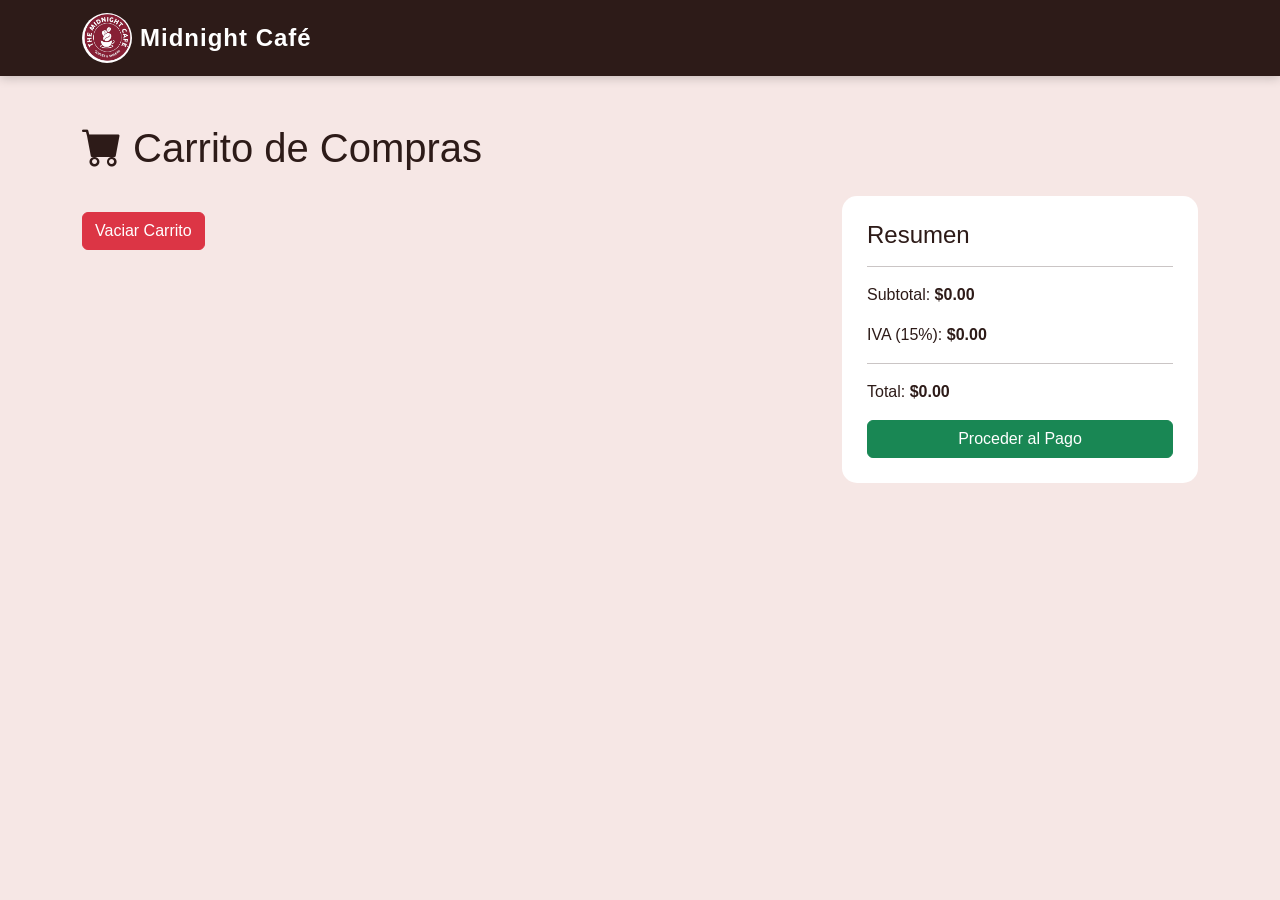
<file: carrito.html>
<!DOCTYPE html>
<html lang="es">

<head>

<meta charset="UTF-8">
<meta name="viewport" content="width=device-width, initial-scale=1.0">

<title>Carrito | Midnight Café</title>

<link rel="icon" href="Imagenes/logo.jpg">

<link href="https://cdn.jsdelivr.net/npm/bootstrap@5.3.3/dist/css/bootstrap.min.css" rel="stylesheet">

<link rel="stylesheet" href="estilos.css">

<link rel="stylesheet"
href="https://cdn.jsdelivr.net/npm/bootstrap-icons@1.11.3/font/bootstrap-icons.min.css">

</head>

<body>

<nav class="navbar navbar-expand-lg navbar-dark custom-navbar">

<div class="container">


    <a class="navbar-brand d-flex align-items-center" href="index.html">

    <img
    src="Imagenes/logo.jpg"
    alt="Logo Midnight Café"
    class="logo-navbar">

    <span class="ms-2">
        Midnight Café
    </span>

    </a>

</div>

</nav>

<div class="container py-5">

<h1 class="mb-4">

<i class="bi bi-cart-fill"></i>

Carrito de Compras

</h1>

<div class="row">

<div class="col-lg-8">

<div id="listaCarrito">

</div>

<button
class="btn btn-danger mt-3"
onclick="vaciarCarrito()">

Vaciar Carrito

</button>

</div>

<div class="col-lg-4">

<div class="cart-total">

<h4>Resumen</h4>

<hr>

<p>

Subtotal:
<strong id="subtotal">
$0.00
</strong>

</p>

<p>

IVA (15%):
<strong id="iva">
$0.00
</strong>

</p>

<hr>

<p>

Total:
<strong id="total">
$0.00
</strong>

</p>

<a
href="pagos.html"
class="btn btn-success w-100">

Proceder al Pago

</a>

</div>

</div>

</div>

</div>

<script src="app.js"></script>

<script src="https://cdn.jsdelivr.net/npm/bootstrap@5.3.3/dist/js/bootstrap.bundle.min.js"></script>

</body>
</html>
</file>
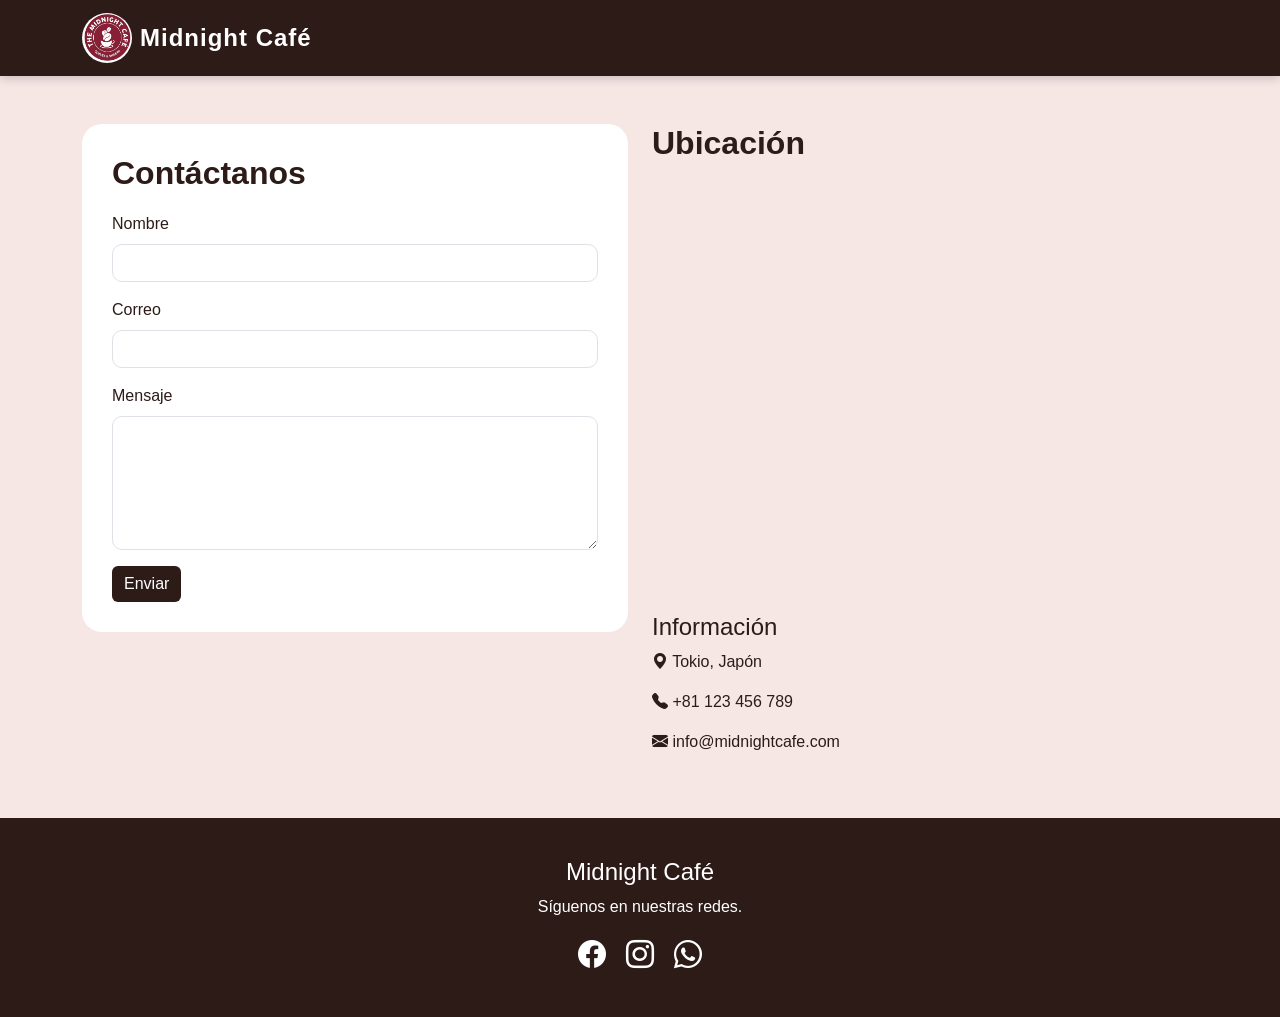
<file: contacto.html>
<!DOCTYPE html>
<html lang="es">

<head>

<meta charset="UTF-8">
<meta name="viewport" content="width=device-width, initial-scale=1.0">

<title>Contacto | Midnight Café</title>

<link rel="icon" href="Imagenes/logo.jpg">

<link href="https://cdn.jsdelivr.net/npm/bootstrap@5.3.3/dist/css/bootstrap.min.css" rel="stylesheet">

<link rel="stylesheet" href="estilos.css">

<link rel="stylesheet"
href="https://cdn.jsdelivr.net/npm/bootstrap-icons@1.11.3/font/bootstrap-icons.min.css">

</head>

<body>

<nav class="navbar navbar-expand-lg navbar-dark custom-navbar">

<div class="container">


    <a class="navbar-brand d-flex align-items-center" href="index.html">

    <img
    src="Imagenes/logo.jpg"
    alt="Logo Midnight Café"
    class="logo-navbar">

    <span class="ms-2">
        Midnight Café
    </span>

    </a>

</div>

</nav>

<div class="container py-5">

<div class="row">

<div class="col-lg-6">

<div class="contact-card">

<h2>Contáctanos</h2>

<form onsubmit="return enviarContacto()">

<div class="mb-3">

<label class="form-label">

Nombre

</label>

<input
type="text"
id="nombreContacto"
class="form-control"
required>

</div>

<div class="mb-3">

<label class="form-label">

Correo

</label>

<input
type="email"
id="correoContacto"
class="form-control"
required>

</div>

<div class="mb-3">

<label class="form-label">

Mensaje

</label>

<textarea
id="mensajeContacto"
class="form-control"
rows="5"
required>
</textarea>

</div>

<button
type="submit"
class="btn btn-dark">

Enviar

</button>

</form>

</div>

</div>

<div class="col-lg-6">

<h2>Ubicación</h2>

<iframe
src="https://maps.google.com/maps?q=Tokyo&t=&z=13&ie=UTF8&iwloc=&output=embed"
width="100%"
height="400">

</iframe>

<div class="mt-4">

<h4>Información</h4>

<p>

<i class="bi bi-geo-alt-fill"></i>

Tokio, Japón

</p>

<p>

<i class="bi bi-telephone-fill"></i>

+81 123 456 789

</p>

<p>

<i class="bi bi-envelope-fill"></i>

info@midnightcafe.com

</p>

</div>

</div>

</div>

</div>

<footer class="footer">

<div class="container text-center">

<h4>Midnight Café</h4>

<p>

Síguenos en nuestras redes.

</p>

<div>

<i class="bi bi-facebook fs-3"></i>

<i class="bi bi-instagram fs-3 mx-3"></i>

<i class="bi bi-whatsapp fs-3"></i>

</div>

</div>

</footer>

<script src="app.js"></script>

<script src="https://cdn.jsdelivr.net/npm/bootstrap@5.3.3/dist/js/bootstrap.bundle.min.js"></script>

</body>
</html>
</file>
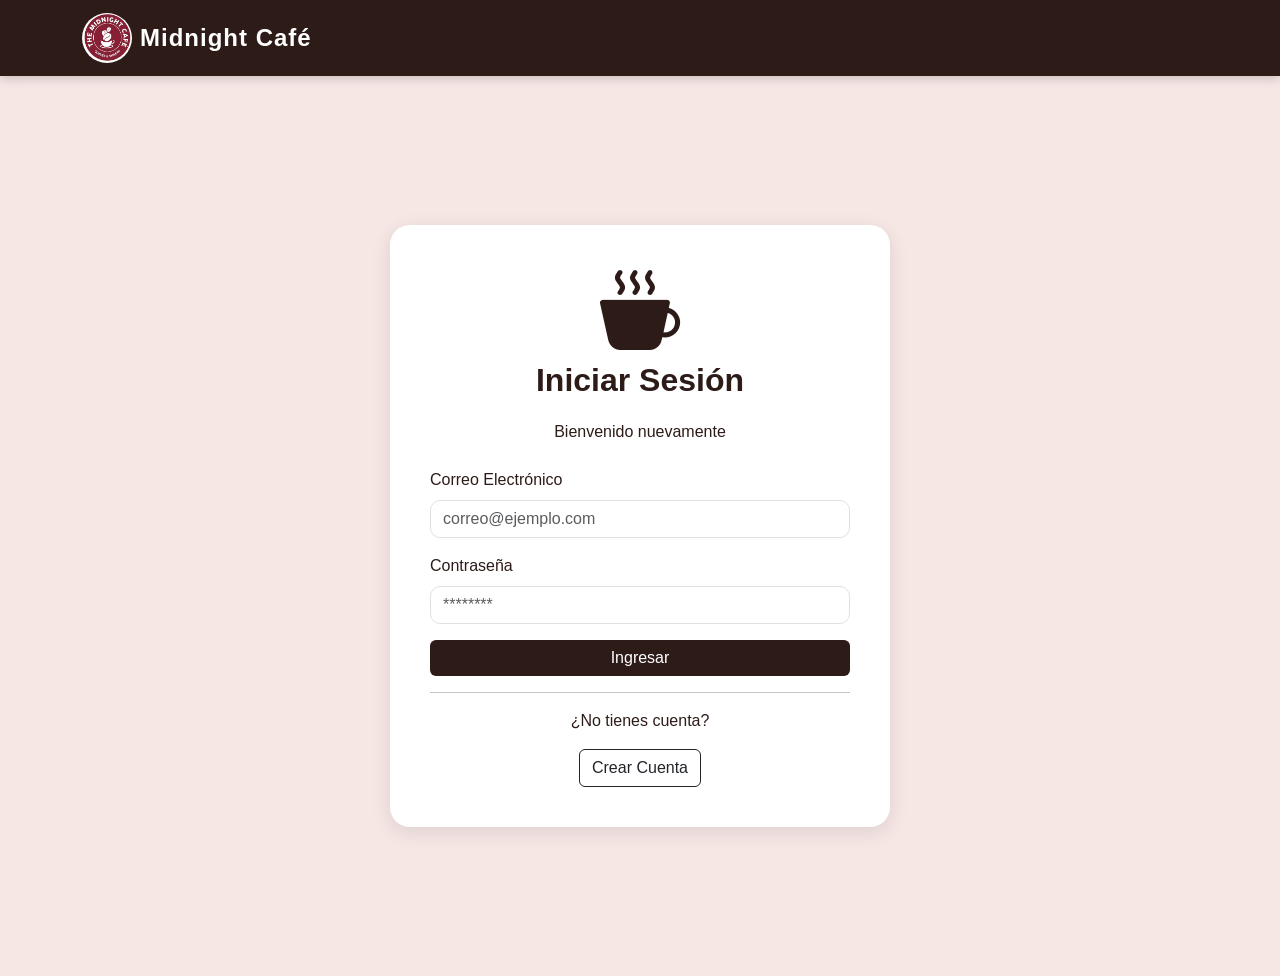
<file: login.html>
<!DOCTYPE html>
<html lang="es">

<head>

<meta charset="UTF-8">
<meta name="viewport" content="width=device-width, initial-scale=1.0">

<title>Iniciar Sesión | Midnight Café</title>

<link rel="icon" href="Imagenes/logo.jpg">

<link href="https://cdn.jsdelivr.net/npm/bootstrap@5.3.3/dist/css/bootstrap.min.css" rel="stylesheet">

<link rel="stylesheet" href="estilos.css">

<link rel="stylesheet"
href="https://cdn.jsdelivr.net/npm/bootstrap-icons@1.11.3/font/bootstrap-icons.min.css">

</head>

<body>

<nav class="navbar navbar-expand-lg navbar-dark custom-navbar">

<div class="container">


    <a class="navbar-brand d-flex align-items-center" href="index.html">

    <img
    src="Imagenes/logo.jpg"
    alt="Logo Midnight Café"
    class="logo-navbar">

    <span class="ms-2">
        Midnight Café
    </span>

    </a>

</div>

</nav>

<div class="container login-container">

<div class="login-card">

<div class="text-center mb-4">

<i class="bi bi-cup-hot-fill display-1"></i>

<h2>Iniciar Sesión</h2>

<p>
Bienvenido nuevamente
</p>

</div>

<form onsubmit="return validarLogin()">

<div class="mb-3">

<label class="form-label">
Correo Electrónico
</label>

<input
type="email"
id="correo"
class="form-control"
placeholder="correo@ejemplo.com"
required>

</div>

<div class="mb-3">

<label class="form-label">
Contraseña
</label>

<input
type="password"
id="password"
class="form-control"
placeholder="********"
required>

</div>

<div class="d-grid">

<button
type="submit"
class="btn btn-dark">

Ingresar

</button>

</div>

</form>

<hr>

<div class="text-center">

<p>

¿No tienes cuenta?

</p>

<a
href="registro.html"
class="btn btn-outline-dark">

Crear Cuenta

</a>

</div>

</div>

</div>

<script src="app.js"></script>

<script src="https://cdn.jsdelivr.net/npm/bootstrap@5.3.3/dist/js/bootstrap.bundle.min.js"></script>

</body>
</html>
</file>
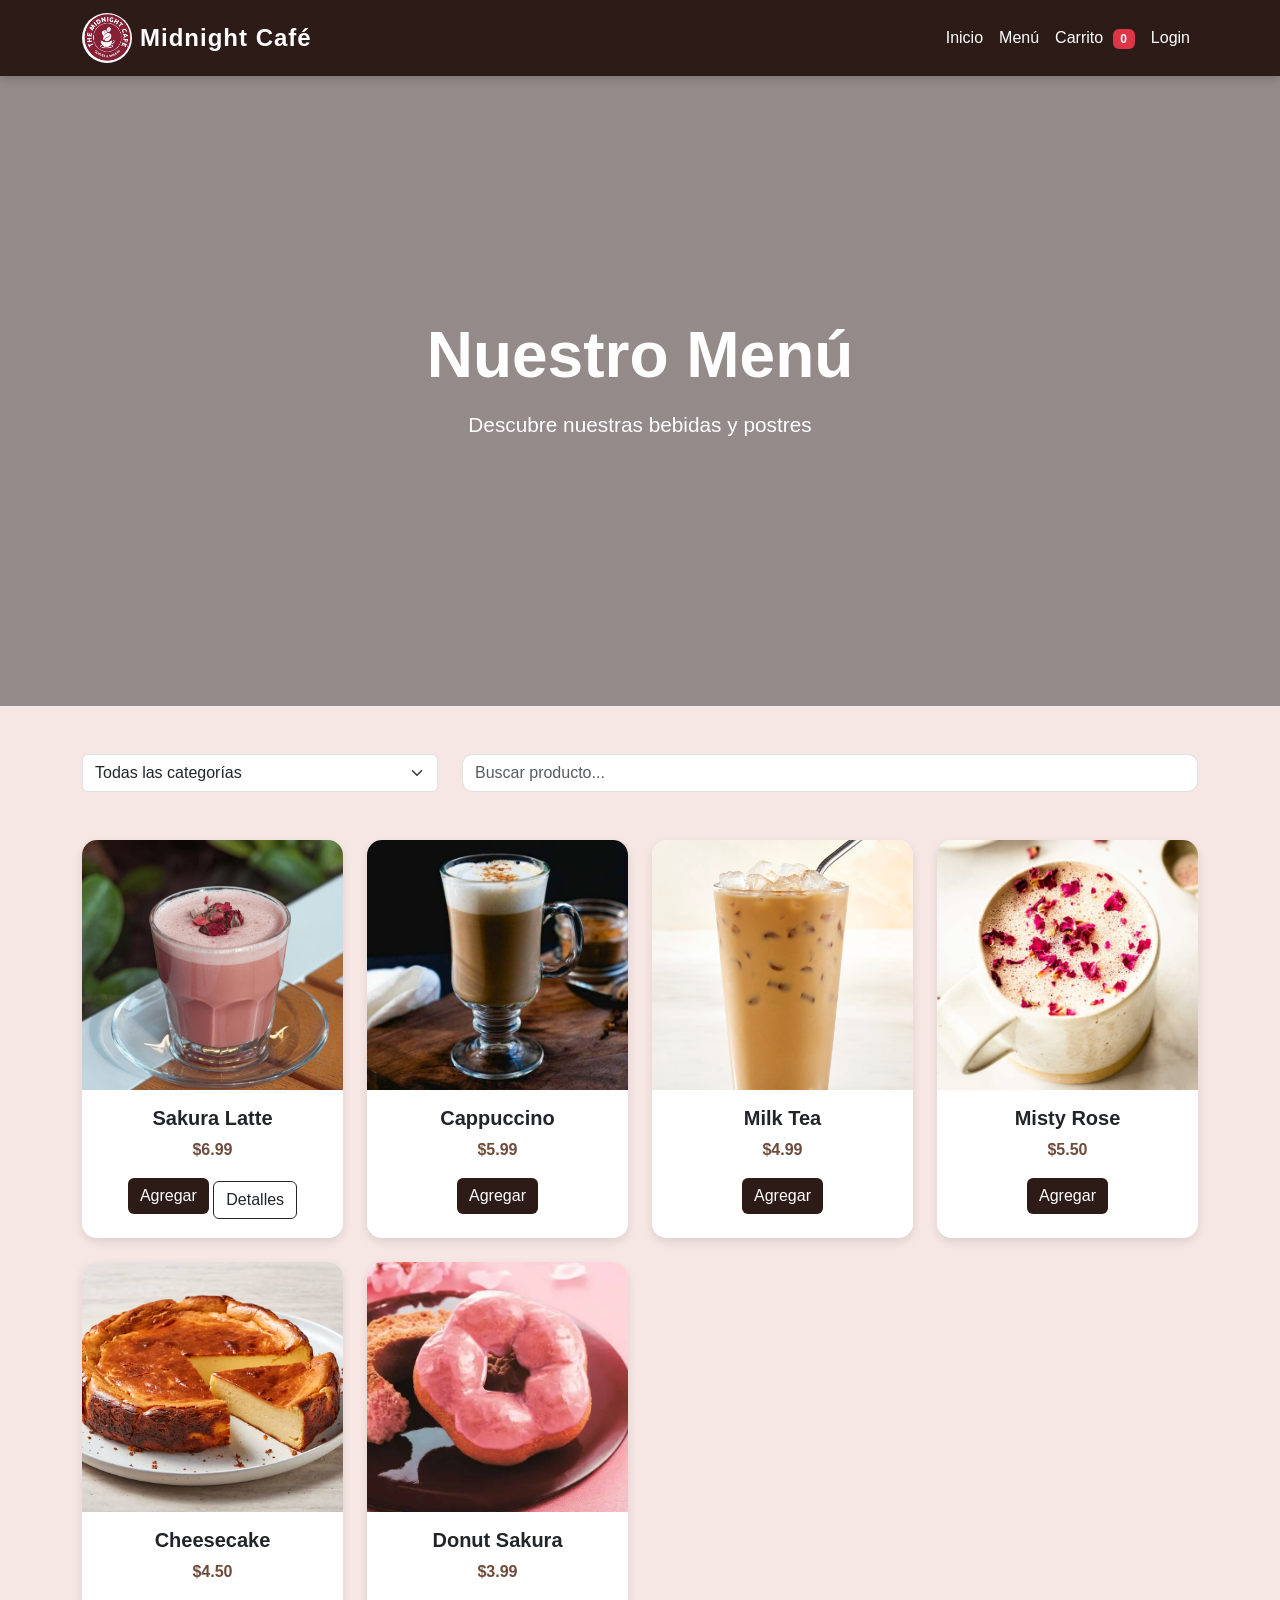
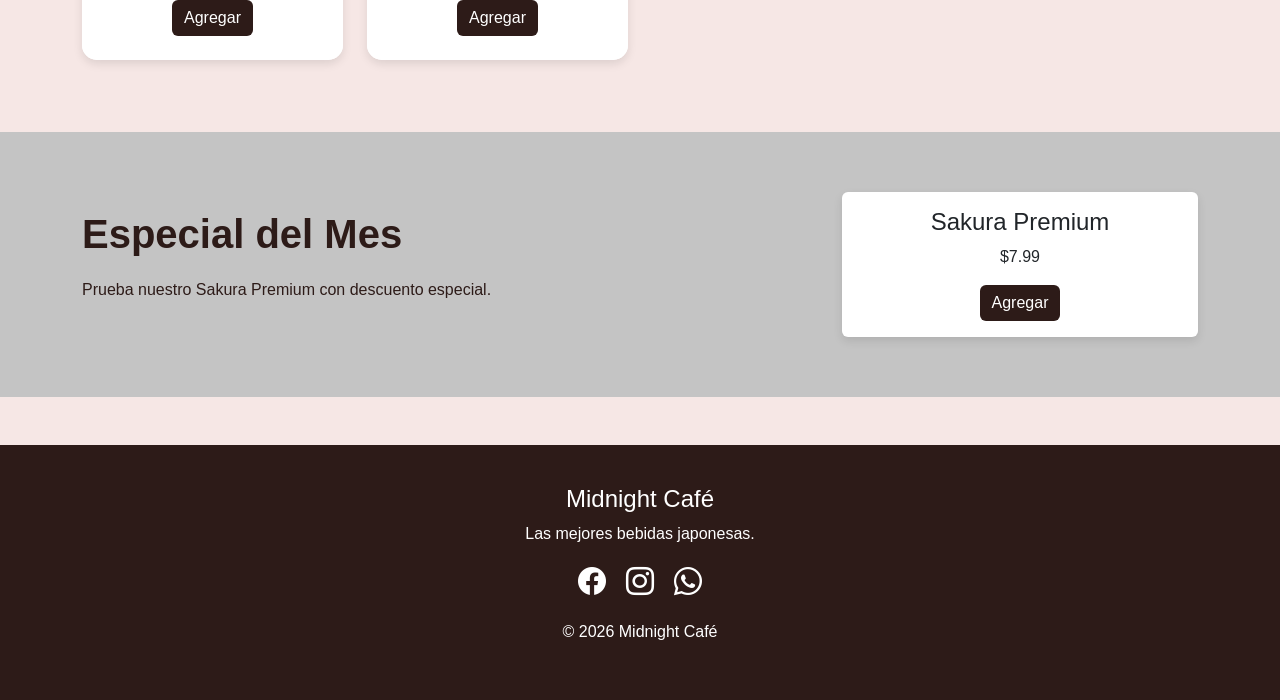
<file: menu.html>
<!DOCTYPE html>
<html lang="es">

<head>

<meta charset="UTF-8">
<meta name="viewport" content="width=device-width, initial-scale=1.0">

<link rel="icon" href="Imagenes/logo.jpg">

<title>Menú | Midnight Café</title>

<link href="https://cdn.jsdelivr.net/npm/bootstrap@5.3.3/dist/css/bootstrap.min.css" rel="stylesheet">

<link rel="stylesheet" href="estilos.css">

<link rel="stylesheet"
href="https://cdn.jsdelivr.net/npm/bootstrap-icons@1.11.3/font/bootstrap-icons.min.css">

</head>

<body>

<!-- NAVBAR -->

<nav class="navbar navbar-expand-lg navbar-dark custom-navbar">

<div class="container">


    <a class="navbar-brand d-flex align-items-center" href="index.html">

    <img
    src="Imagenes/logo.jpg"
    alt="Logo Midnight Café"
    class="logo-navbar">

    <span class="ms-2">
        Midnight Café
    </span>

    </a>

<button
class="navbar-toggler"
type="button"
data-bs-toggle="collapse"
data-bs-target="#menuNavbar">

<span class="navbar-toggler-icon"></span>

</button>

<div class="collapse navbar-collapse" id="menuNavbar">

<ul class="navbar-nav ms-auto">

<li class="nav-item">
<a class="nav-link" href="index.html">Inicio</a>
</li>

<li class="nav-item">
<a class="nav-link active" href="menu.html">Menú</a>
</li>

<li class="nav-item">
<a class="nav-link" href="carrito.html">
Carrito
<span id="contadorCarrito" class="badge bg-danger">0</span>
</a>
</li>

<li class="nav-item">
<a class="nav-link" href="login.html">Login</a>
</li>

</ul>

</div>

</div>

</nav>

<!-- HERO -->

<section class="hero">

<div class="overlay">

<h1>Nuestro Menú</h1>

<p>
Descubre nuestras bebidas y postres
</p>

</div>

</section>

<!-- FILTROS -->

<section class="container mt-5">

<div class="row">

<div class="col-md-4">

<select
class="form-select"
id="categoriaFiltro">

<option value="todos">
Todas las categorías
</option>

<option value="calientes">
Bebidas Calientes
</option>

<option value="frias">
Bebidas Frías
</option>

<option value="postres">
Postres
</option>

</select>

</div>

<div class="col-md-8">

<input
type="text"
class="form-control"
id="buscadorMenu"
placeholder="Buscar producto..."
>

</div>

</div>

</section>

<!-- PRODUCTOS -->

<section class="container mt-5">

<div class="row" id="productosMenu">

<!-- PRODUCTO 1 -->

<div
class="col-md-3 mb-4 producto-menu"
data-categoria="calientes">

<div class="card product-card h-100">

<img
src="Imagenes/sakura_latte.png"
class="card-img-top">

<div class="card-body text-center">

<h5>Sakura Latte</h5>

<p>$6.99</p>

<button
class="btn btn-dark mb-2"
onclick="agregarCarrito('Sakura Latte',6.99)">
Agregar
</button>

<button
class="btn btn-outline-dark"
data-bs-toggle="modal"
data-bs-target="#modalLatte">
Detalles
</button>

</div>

</div>

</div>

<!-- PRODUCTO 2 -->

<div
class="col-md-3 mb-4 producto-menu"
data-categoria="calientes">

<div class="card product-card h-100">

<img
src="Imagenes/COPA-CAPUCHINO-220.jpg"
class="card-img-top">

<div class="card-body text-center">

<h5>Cappuccino</h5>

<p>$5.99</p>

<button
class="btn btn-dark mb-2"
onclick="agregarCarrito('Cappuccino',5.99)">
Agregar
</button>

</div>

</div>

</div>

<!-- PRODUCTO 3 -->

<div
class="col-md-3 mb-4 producto-menu"
data-categoria="frias">

<div class="card product-card h-100">

<img
src="Imagenes/milk-tea-570.png"
class="card-img-top">

<div class="card-body text-center">

<h5>Milk Tea</h5>

<p>$4.99</p>

<button
class="btn btn-dark mb-2"
onclick="agregarCarrito('Milk Tea',4.99)">
Agregar
</button>

</div>

</div>

</div>

<!-- PRODUCTO 4 -->

<div
class="col-md-3 mb-4 producto-menu"
data-categoria="frias">

<div class="card product-card h-100">

<img
src="Imagenes/rose-latte-hot-or-iced-1.jpg"
class="card-img-top">

<div class="card-body text-center">

<h5>Misty Rose</h5>

<p>$5.50</p>

<button
class="btn btn-dark mb-2"
onclick="agregarCarrito('Misty Rose',5.50)">
Agregar
</button>

</div>

</div>

</div>

<!-- PRODUCTO 5 -->

<div
class="col-md-3 mb-4 producto-menu"
data-categoria="postres">

<div class="card product-card h-100">

<img
src="Imagenes/cheesecake.png"
class="card-img-top">

<div class="card-body text-center">

<h5>Cheesecake</h5>

<p>$4.50</p>

<button
class="btn btn-dark mb-2"
onclick="agregarCarrito('Cheesecake',4.50)">
Agregar
</button>

</div>

</div>

</div>

<!-- PRODUCTO 6 -->

<div
class="col-md-3 mb-4 producto-menu"
data-categoria="postres">

<div class="card product-card h-100">

<img
src="Imagenes/sakura_donut.png"
class="card-img-top">

<div class="card-body text-center">

<h5>Donut Sakura</h5>

<p>$3.99</p>

<button
class="btn btn-dark mb-2"
onclick="agregarCarrito('Donut Sakura',3.99)">
Agregar
</button>

</div>

</div>

</div>

</div>

</section>

<!-- MODAL -->

<div
class="modal fade"
id="modalLatte">

<div class="modal-dialog">

<div class="modal-content">

<div class="modal-header">

<h5>Sakura Latte</h5>

<button
class="btn-close"
data-bs-dismiss="modal">
</button>

</div>

<div class="modal-body">

<img
src="Imagenes/sakura_latte.png"
class="img-fluid mb-3">

<p>

Deliciosa bebida inspirada en
la flor de cerezo japonesa.

</p>

<p>

Precio: $6.99

</p>

</div>

<div class="modal-footer">

<button
class="btn btn-secondary"
data-bs-dismiss="modal">
Cerrar
</button>

</div>

</div>

</div>

</div>

<!-- PRODUCTO DESTACADO -->

<section class="destacado mt-5">

<div class="container">

<div class="row align-items-center">

<div class="col-md-8">

<h2>Especial del Mes</h2>

<p>

Prueba nuestro Sakura Premium
con descuento especial.

</p>

</div>

<div class="col-md-4">

<div class="card">

<div class="card-body text-center">

<h4>Sakura Premium</h4>

<p>$7.99</p>

<button
class="btn btn-dark"
onclick="agregarCarrito('Sakura Premium',7.99)">
Agregar
</button>

</div>

</div>

</div>

</div>

</div>

</section>

<!-- FOOTER -->

<footer class="footer mt-5">

<div class="container text-center">

<h4> Midnight Café</h4>

<p>

Las mejores bebidas japonesas.

</p>

<div>

<i class="bi bi-facebook fs-3"></i>

<i class="bi bi-instagram fs-3 mx-3"></i>

<i class="bi bi-whatsapp fs-3"></i>

</div>

<p class="mt-3">

© 2026 Midnight Café

</p>

</div>

</footer>

<script src="app.js"></script>

<script src="https://cdn.jsdelivr.net/npm/bootstrap@5.3.3/dist/js/bootstrap.bundle.min.js"></script>

<script>

/* FILTRO CATEGORIAS */

const filtro =
document.getElementById(
"categoriaFiltro"
);

if(filtro){

filtro.addEventListener(
"change",
function(){

let categoria =
this.value;

let productos =
document.querySelectorAll(
".producto-menu"
);

productos.forEach(producto=>{

if(
categoria === "todos"
){

producto.style.display =
"block";

}
else{

producto.style.display =

producto.dataset.categoria
=== categoria

? "block"

: "none";

}

});

});
}

/* BUSCADOR */

const buscadorMenu =
document.getElementById(
"buscadorMenu"
);

if(buscadorMenu){

buscadorMenu.addEventListener(
"keyup",
function(){

let texto =
this.value.toLowerCase();

let productos =
document.querySelectorAll(
".producto-menu"
);

productos.forEach(producto=>{

producto.style.display =

producto.textContent
.toLowerCase()
.includes(texto)

? "block"

: "none";

});

});
}

</script>

</body>
</html>
</file>
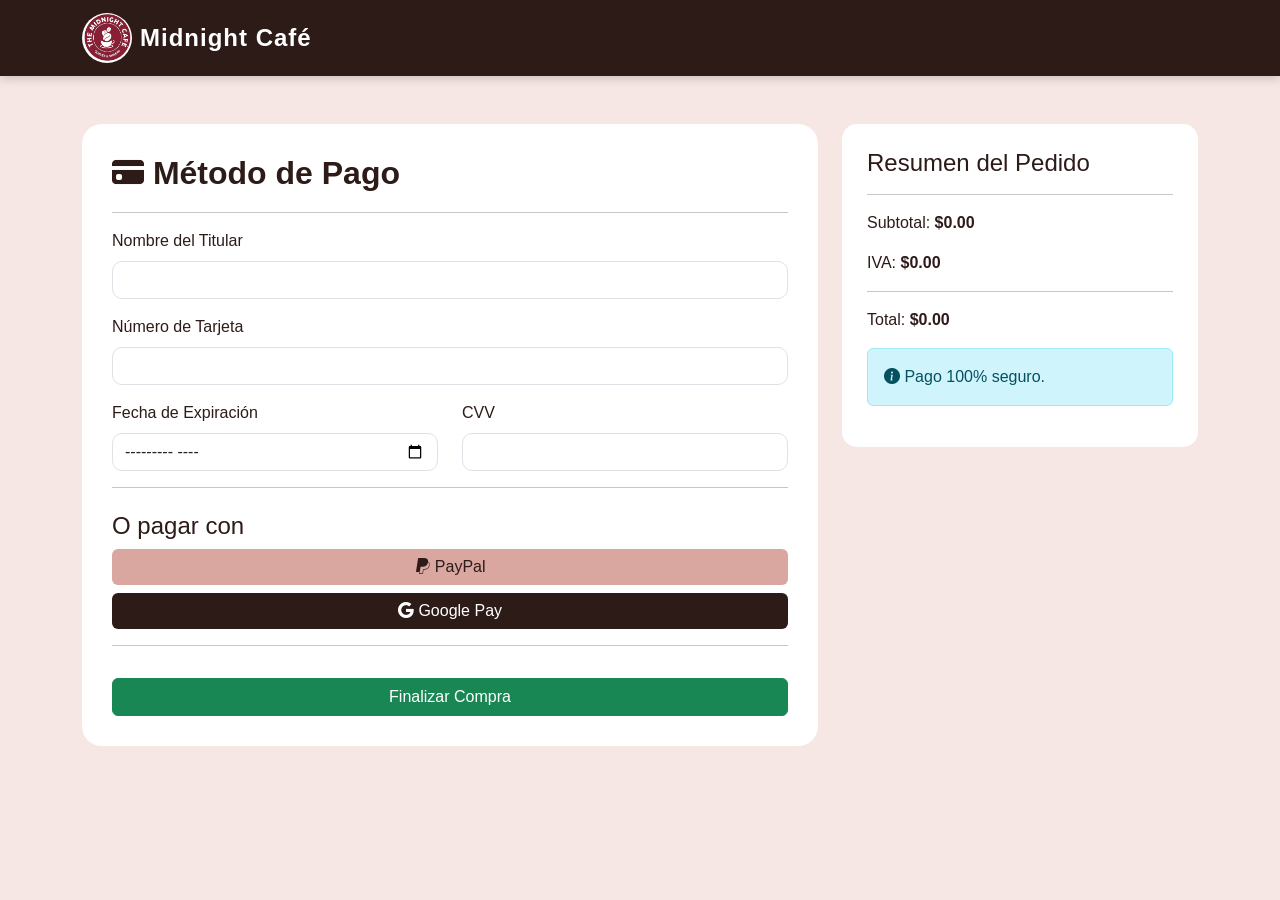
<file: pagos.html>
<!DOCTYPE html>
<html lang="es">

<head>

<meta charset="UTF-8">
<meta name="viewport" content="width=device-width, initial-scale=1.0">

<link rel="icon" href="Imagenes/logo.jpg">

<title>Pago | Midnight Café</title>

<link href="https://cdn.jsdelivr.net/npm/bootstrap@5.3.3/dist/css/bootstrap.min.css" rel="stylesheet">

<link rel="stylesheet" href="estilos.css">

<link rel="stylesheet"
href="https://cdn.jsdelivr.net/npm/bootstrap-icons@1.11.3/font/bootstrap-icons.min.css">

</head>

<body>

<nav class="navbar navbar-expand-lg navbar-dark custom-navbar">

<div class="container">


    <a class="navbar-brand d-flex align-items-center" href="index.html">

    <img
    src="Imagenes/logo.jpg"
    alt="Logo Midnight Café"
    class="logo-navbar">

    <span class="ms-2">
        Midnight Café
    </span>

    </a>

</div>

</nav>

<div class="container py-5">

<div class="row">

<!-- FORMULARIO -->

<div class="col-lg-8">

<div class="payment-card">

<h2>

<i class="bi bi-credit-card-fill"></i>

Método de Pago

</h2>

<hr>

<form>

<div class="mb-3">

<label class="form-label">

Nombre del Titular

</label>

<input
type="text"
class="form-control"
required>

</div>

<div class="mb-3">

<label class="form-label">

Número de Tarjeta

</label>

<input
type="text"
class="form-control"
maxlength="16"
required>

</div>

<div class="row">

<div class="col-md-6">

<label class="form-label">

Fecha de Expiración

</label>

<input
type="month"
class="form-control"
required>

</div>

<div class="col-md-6">

<label class="form-label">

CVV

</label>

<input
type="password"
class="form-control"
maxlength="4"
required>

</div>

</div>

<hr>

<h4 class="mt-4">

O pagar con

</h4>

<div class="d-grid gap-2">

<button
type="button"
class="btn btn-primary">

<i class="bi bi-paypal"></i>

PayPal

</button>

<button
type="button"
class="btn btn-dark">

<i class="bi bi-google"></i>

Google Pay

</button>

</div>

<hr>

<button
type="button"
class="btn btn-success w-100 mt-3"
onclick="confirmarCompra()">

Finalizar Compra

</button>

</form>

</div>

</div>

<!-- RESUMEN -->

<div class="col-lg-4">

<div class="cart-total">

<h4>

Resumen del Pedido

</h4>

<hr>

<p>

Subtotal:
<strong id="subtotal">
$0.00
</strong>

</p>

<p>

IVA:
<strong id="iva">
$0.00
</strong>

</p>

<hr>

<p>

Total:
<strong id="total">
$0.00
</strong>

</p>

<div class="alert alert-info mt-3">

<i class="bi bi-info-circle-fill"></i>

Pago 100% seguro.

</div>

</div>

</div>

</div>

</div>

<script src="app.js"></script>

<script>

document.addEventListener(
"DOMContentLoaded",
function(){

let carrito =
JSON.parse(
localStorage.getItem("carrito")
) || [];

let subtotal = 0;

carrito.forEach(item=>{

subtotal += item.precio;

});

const iva =
subtotal * 0.15;

const total =
subtotal + iva;

document.getElementById(
"subtotal"
).textContent =
"$" + subtotal.toFixed(2);

document.getElementById(
"iva"
).textContent =
"$" + iva.toFixed(2);

document.getElementById(
"total"
).textContent =
"$" + total.toFixed(2);

});
</script>

<script src="https://cdn.jsdelivr.net/npm/bootstrap@5.3.3/dist/js/bootstrap.bundle.min.js"></script>

</body>
</html>
</file>
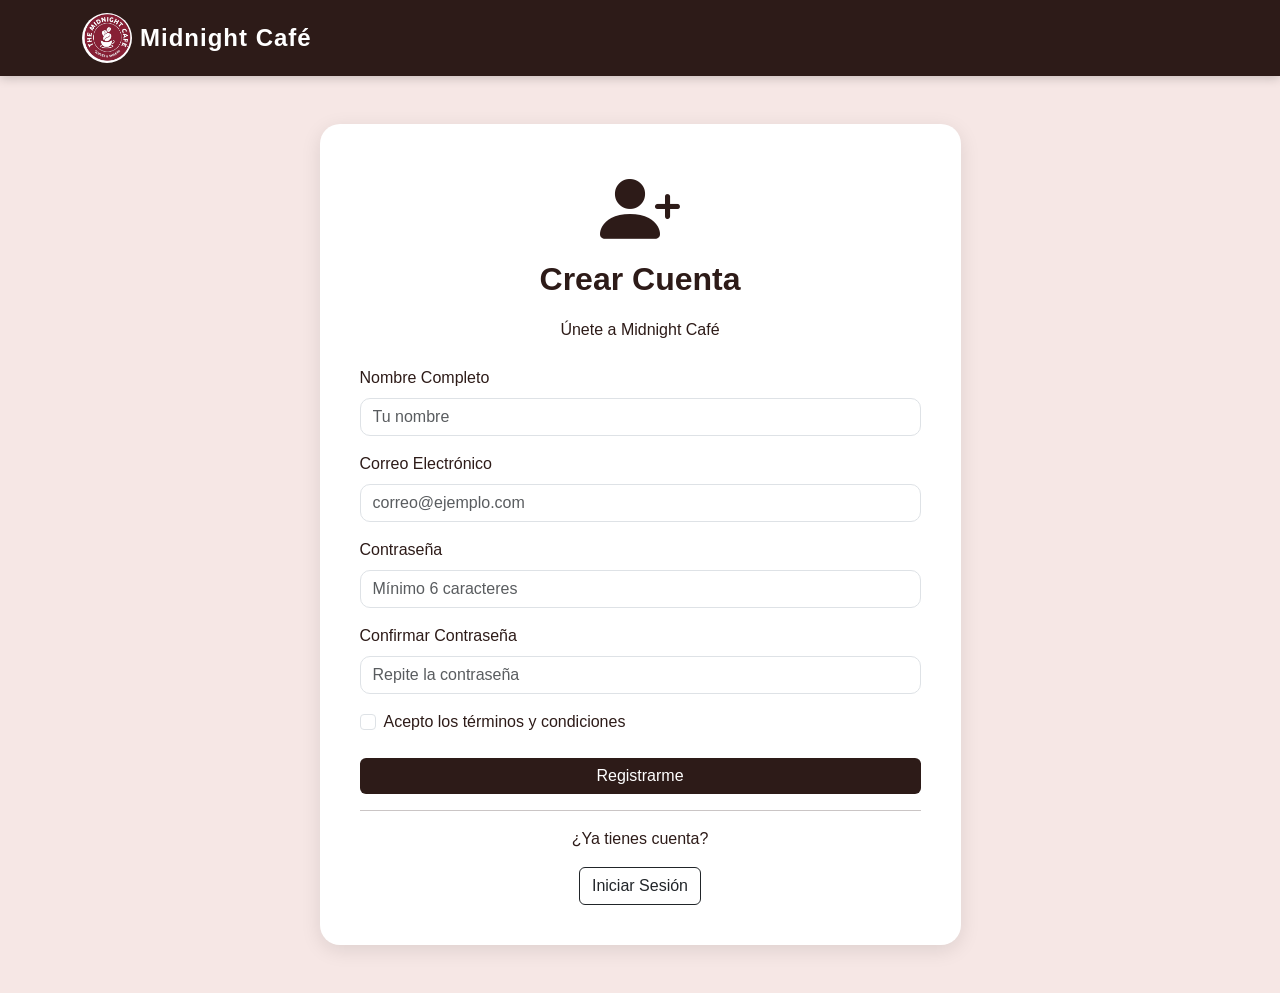
<file: registro.html>
<!DOCTYPE html>
<html lang="es">

<head>

<meta charset="UTF-8">
<meta name="viewport" content="width=device-width, initial-scale=1.0">

<link rel="icon" href="Imagenes/logo.jpg">

<title>Registro | Midnight Café</title>

<link href="https://cdn.jsdelivr.net/npm/bootstrap@5.3.3/dist/css/bootstrap.min.css" rel="stylesheet">

<link rel="stylesheet" href="estilos.css">

<link rel="stylesheet"
href="https://cdn.jsdelivr.net/npm/bootstrap-icons@1.11.3/font/bootstrap-icons.min.css">

</head>

<body>

<nav class="navbar navbar-expand-lg navbar-dark custom-navbar">

<div class="container">


    <a class="navbar-brand d-flex align-items-center" href="index.html">

    <img
    src="Imagenes/logo.jpg"
    alt="Logo Midnight Café"
    class="logo-navbar">

    <span class="ms-2">
        Midnight Café
    </span>

    </a>

</div>

</nav>

<div class="container py-5">

<div class="row justify-content-center">

<div class="col-lg-7">

<div class="register-card">

<div class="text-center mb-4">

<i class="bi bi-person-plus-fill display-1"></i>

<h2>Crear Cuenta</h2>

<p>
Únete a Midnight Café
</p>

</div>

<form onsubmit="return validarRegistro()">

<div class="mb-3">

<label class="form-label">
Nombre Completo
</label>

<input
type="text"
id="nombre"
class="form-control"
placeholder="Tu nombre"
required>

</div>

<div class="mb-3">

<label class="form-label">
Correo Electrónico
</label>

<input
type="email"
id="correo"
class="form-control"
placeholder="correo@ejemplo.com"
required>

</div>

<div class="mb-3">

<label class="form-label">
Contraseña
</label>

<input
type="password"
id="password"
class="form-control"
placeholder="Mínimo 6 caracteres"
required>

</div>

<div class="mb-3">

<label class="form-label">
Confirmar Contraseña
</label>

<input
type="password"
class="form-control"
placeholder="Repite la contraseña"
required>

</div>

<div class="form-check mb-4">

<input
type="checkbox"
class="form-check-input"
required>

<label class="form-check-label">

Acepto los términos y condiciones

</label>

</div>

<div class="d-grid">

<button
type="submit"
class="btn btn-dark">

Registrarme

</button>

</div>

</form>

<hr>

<div class="text-center">

<p>

¿Ya tienes cuenta?

</p>

<a
href="login.html"
class="btn btn-outline-dark">

Iniciar Sesión

</a>

</div>

</div>

</div>

</div>

</div>

<script src="app.js"></script>

<script src="https://cdn.jsdelivr.net/npm/bootstrap@5.3.3/dist/js/bootstrap.bundle.min.js"></script>

</body>
</html>
</file>
<file: estilos.css>
/* =========================
   VARIABLES GLOBALES
========================= */

:root{

    --dark:#2D1B18;
    --brown:#6E4B3A;
    --pink:#D9A6A0;
    --light:#F6E7E5;
    --cream:#FFF8F7;
    --white:#FFFFFF;

}

/* =========================
   RESET
========================= */

*{
    margin:0;
    padding:0;
    box-sizing:border-box;
}

html{
    scroll-behavior:smooth;
}

body{

    background:var(--light);

    font-family:
    "Segoe UI",
    Tahoma,
    Geneva,
    Verdana,
    sans-serif;

    color:var(--dark);

}

/* =========================
   NAVBAR
========================= */

.custom-navbar{

    background:var(--dark);

    box-shadow:
    0 2px 10px rgba(0,0,0,.2);

}

.logo-navbar{
    width: 50px;
    height: 50px;
    object-fit: cover;
    border-radius: 50%;
}

.navbar-brand{
    font-size: 1.5rem;
    font-weight: bold;
}

.navbar-brand{

    font-size:1.5rem;
    letter-spacing:1px;

}

.nav-link{

    color:white !important;

    transition:.3s;

}

.nav-link:hover{

    color:var(--pink) !important;

}

/* =========================
   HERO
========================= */

.hero{

    height:70vh;

    background:
    linear-gradient(
    rgba(0,0,0,.4),
    rgba(0,0,0,.4)
    ),
    url("https://images.unsplash.com/photo-1495474472287-4d71bcdd2085");

    background-size:cover;
    background-position:center;

    display:flex;
    align-items:center;
    justify-content:center;

}

.overlay{

    text-align:center;
    color:white;

}

.overlay h1{

    font-size:4rem;
    font-weight:bold;

}

.overlay p{

    font-size:1.3rem;

    margin-top:15px;
    margin-bottom:25px;

}

/* =========================
   BOTONES
========================= */

.btn-dark{

    background:var(--dark);
    border:none;

}

.btn-dark:hover{

    background:var(--brown);

}

.btn-primary{

    background:var(--pink);
    border:none;
    color:var(--dark);

}

.btn-primary:hover{

    background:#c8928b;
}

/* =========================
   TARJETAS PRODUCTOS
========================= */

.product-card{

    border:none;

    border-radius:15px;

    overflow:hidden;

    transition:.4s;

    box-shadow:
    0 5px 15px rgba(0,0,0,.1);

}

.product-card:hover{

    transform:translateY(-8px);

}

.product-card img{

    height:250px;

    object-fit:cover;

}

.product-card .card-body{

    background:white;

}

.product-card h5{

    font-weight:bold;

}

.product-card p{

    color:var(--brown);

    font-weight:bold;

}

/* =========================
   DESTACADO
========================= */

.destacado{

    background:#c4c4c4;

    padding:60px 0;

}

.destacado h2{

    font-size:2.5rem;

}

/* =========================
   TITULOS
========================= */

h2{

    color:var(--dark);

    margin-bottom:20px;

    font-weight:bold;

}

/* =========================
   TABLAS
========================= */

.table{

    background:white;

}

.table th{

    background:var(--dark);

    color:white;

}

/* =========================
   TESTIMONIOS
========================= */

.card{

    border:none;

    box-shadow:
    0 4px 10px rgba(0,0,0,.1);

}

/* =========================
   FOOTER
========================= */

.footer{

    background:var(--dark);

    color:white;

    padding:40px 0;

}

.footer i{

    cursor:pointer;

    transition:.3s;

}

.footer i:hover{

    color:var(--pink);

}

/* =========================
   FORMULARIOS
========================= */

.form-control{

    border-radius:10px;

}

.form-control:focus{

    border-color:var(--pink);

    box-shadow:
    0 0 5px var(--pink);

}

/* =========================
   LOGIN
========================= */

.login-container{

    min-height:100vh;

    display:flex;

    justify-content:center;

    align-items:center;

}

.login-card{

    background:white;

    padding:40px;

    border-radius:20px;

    width:100%;

    max-width:500px;

    box-shadow:
    0 5px 20px rgba(0,0,0,.1);

}

/* =========================
   REGISTRO
========================= */

.register-card{

    background:white;

    padding:40px;

    border-radius:20px;

    box-shadow:
    0 5px 20px rgba(0,0,0,.1);

}

/* =========================
   PERFIL
========================= */

.profile-card{

    background:white;

    border-radius:20px;

    padding:30px;

    text-align:center;

}

.profile-avatar{

    width:150px;
    height:150px;

    border-radius:50%;

    object-fit:cover;

}

/* =========================
   CARRITO
========================= */

.cart-item{

    background:white;

    padding:20px;

    border-radius:15px;

    margin-bottom:20px;

}

.cart-total{

    background:white;

    padding:25px;

    border-radius:15px;

}

/* =========================
   PAGOS
========================= */

.payment-card{

    background:white;

    border-radius:20px;

    padding:30px;

}

/* =========================
   CONTACTO
========================= */

.contact-card{

    background:white;

    border-radius:20px;

    padding:30px;

}

/* =========================
   NOSOTROS
========================= */

.about-section{

    padding:70px 0;

}

.about-image{

    width:100%;

    border-radius:20px;

}

/* =========================
   MAPA
========================= */

iframe{

    border-radius:15px;

}

/* =========================
   ANIMACIONES
========================= */

.fade-in{

    animation:fadeIn .8s ease-in-out;

}

@keyframes fadeIn{

    from{

        opacity:0;
        transform:translateY(20px);

    }

    to{

        opacity:1;
        transform:translateY(0);

    }

}

.zoom{

    transition:.4s;

}

.zoom:hover{

    transform:scale(1.05);

}

/* =========================
   BADGE CARRITO
========================= */

.badge{

    margin-left:5px;

}

/* =========================
   MOBILE FIRST
========================= */

@media(max-width:768px){

    .hero{

        height:50vh;

    }

    .overlay h1{

        font-size:2.5rem;

    }

    .overlay p{

        font-size:1rem;

    }

    .product-card img{

        height:200px;

    }

}

@media(max-width:576px){

    .overlay h1{

        font-size:2rem;

    }

    .destacado h2{

        font-size:1.8rem;

    }

}
</file>
